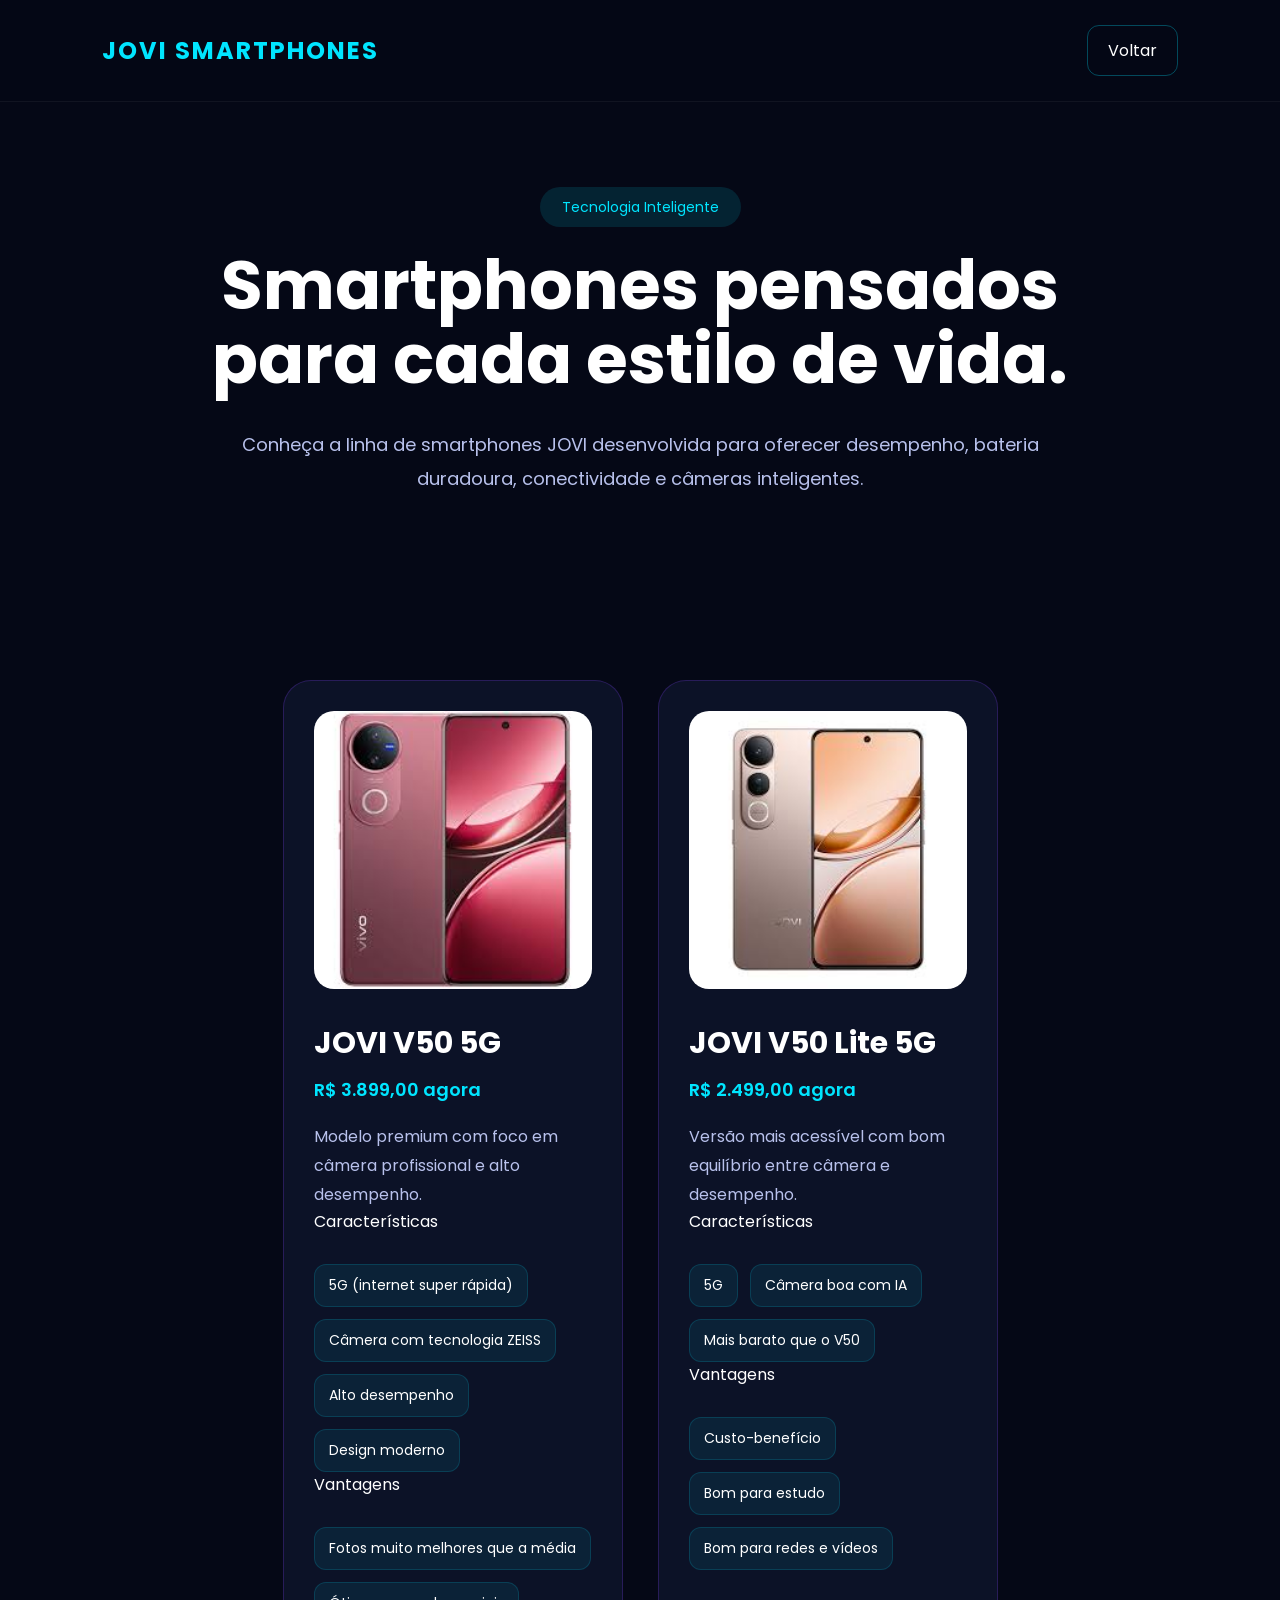
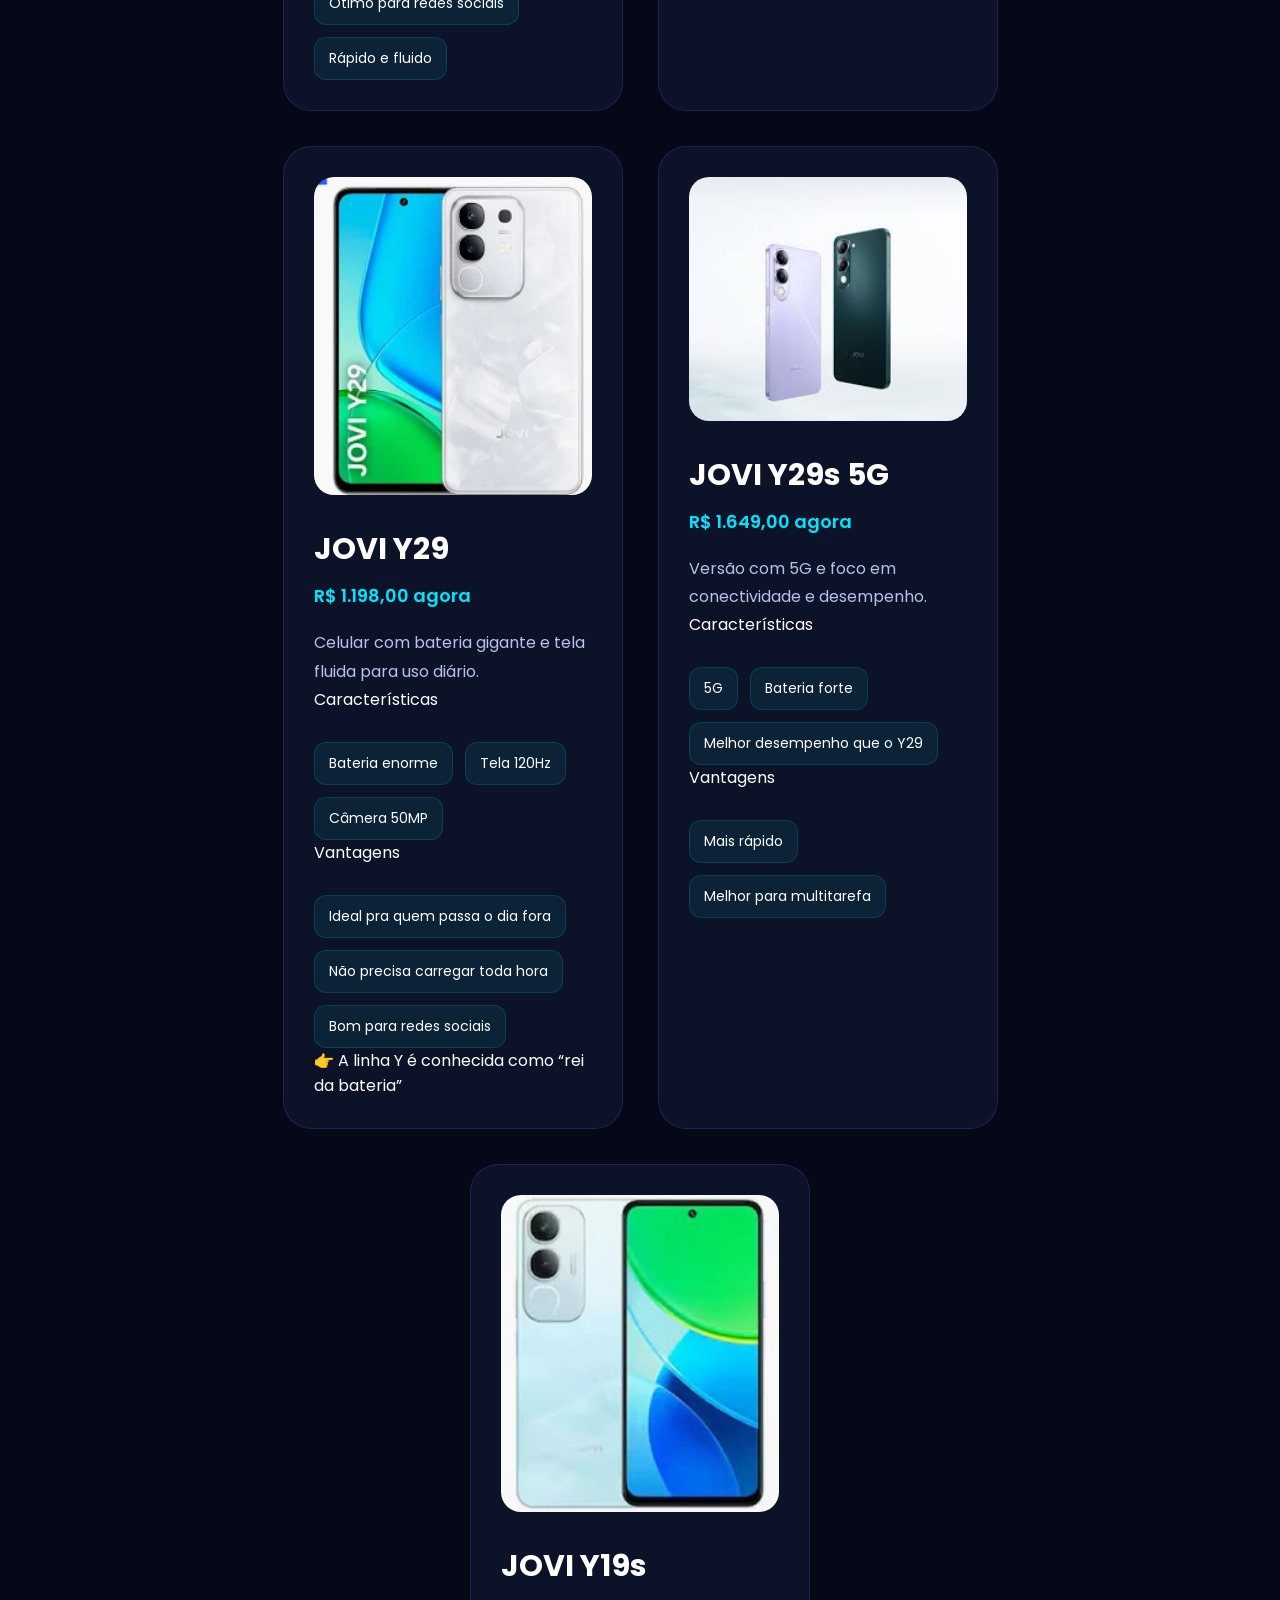
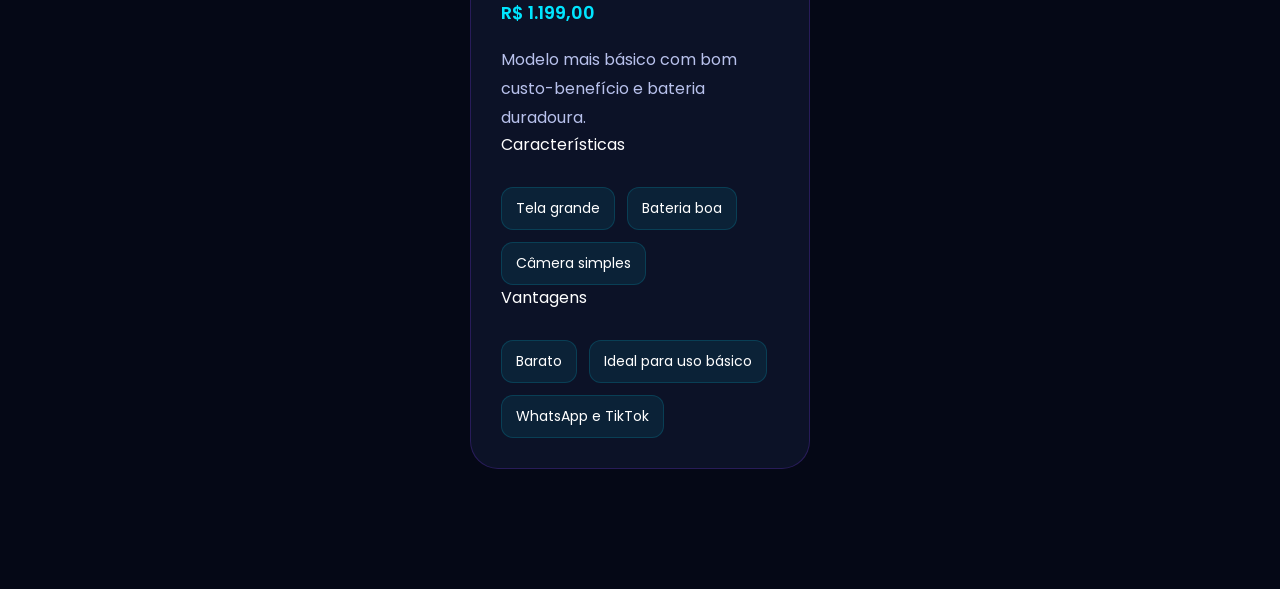
<file: saiba-mais.html>
<!DOCTYPE html>
<html lang="pt-BR">

<head>

    <meta charset="UTF-8">

    <meta name="viewport" content="width=device-width, initial-scale=1.0">

    <title>JOVI Smartphones</title>

    <link rel="stylesheet" href="saiba-mais.css">

    <link rel="preconnect" href="https://fonts.googleapis.com">

    <link href="https://fonts.googleapis.com/css2?family=Poppins:wght@300;400;500;600;700&display=swap" rel="stylesheet">

</head>

<body>

    <!-- HEADER -->

    <header class="header">

        <div class="logo">
            JOVI SMARTPHONES
        </div>

        <a href="index.html" class="back-btn">
            Voltar
        </a>

    </header>

    <!-- HERO -->

    <section class="hero">

        <div class="hero-text">

            <span class="tag">
                Tecnologia Inteligente
            </span>

            <h1>
                Smartphones pensados para cada estilo de vida.
            </h1>

            <p>
                Conheça a linha de smartphones JOVI desenvolvida
                para oferecer desempenho, bateria duradoura,
                conectividade e câmeras inteligentes.
            </p>

        </div>

    </section>

    <!-- SMARTPHONES -->

    <section class="phones-section">

        <!-- V50 5G -->

        <div class="phone-card">

            <!-- CAMINHO DA IMAGEM -->

            <img src="images/imagem3.png" alt="JOVI V50 5G">

            <h2>
                JOVI V50 5G
            </h2>

            <span class="price">
                R$ 3.899,00 agora
            </span>

            <p>
                Modelo premium com foco em câmera profissional
                e alto desempenho.
            </p>

            <div class="info-title">
                Características
            </div>

            <div class="features">

                <div class="feature">
                    5G (internet super rápida)
                </div>

                <div class="feature">
                    Câmera com tecnologia ZEISS
                </div>

                <div class="feature">
                    Alto desempenho
                </div>

                <div class="feature">
                    Design moderno
                </div>

            </div>

            <div class="info-title">
                Vantagens
            </div>

            <div class="features">

                <div class="feature">
                    Fotos muito melhores que a média
                </div>

                <div class="feature">
                    Ótimo para redes sociais
                </div>

                <div class="feature">
                    Rápido e fluido
                </div>

            </div>

        </div>

        <!-- V50 LITE -->

        <div class="phone-card">

            <!-- CAMINHO DA IMAGEM -->

            <img src="images/imagemdoc3.png" alt="JOVI V50 Lite 5G">

            <h2>
                JOVI V50 Lite 5G
            </h2>

            <span class="price">
                R$ 2.499,00 agora
            </span>

            <p>
                Versão mais acessível com bom equilíbrio
                entre câmera e desempenho.
            </p>

            <div class="info-title">
                Características
            </div>

            <div class="features">

                <div class="feature">
                    5G
                </div>

                <div class="feature">
                    Câmera boa com IA
                </div>

                <div class="feature">
                    Mais barato que o V50
                </div>

            </div>

            <div class="info-title">
                Vantagens
            </div>

            <div class="features">

                <div class="feature">
                    Custo-benefício
                </div>

                <div class="feature">
                    Bom para estudo
                </div>

                <div class="feature">
                    Bom para redes e vídeos
                </div>

            </div>

        </div>

        <!-- Y29 -->

        <div class="phone-card">

            <!-- CAMINHO DA IMAGEM -->

            <img src="images/imagemdoc2.png" alt="JOVI Y29">

            <h2>
                JOVI Y29
            </h2>

            <span class="price">
                R$ 1.198,00 agora
            </span>

            <p>
                Celular com bateria gigante
                e tela fluida para uso diário.
            </p>

            <div class="info-title">
                Características
            </div>

            <div class="features">

                <div class="feature">
                    Bateria enorme
                </div>

                <div class="feature">
                    Tela 120Hz
                </div>

                <div class="feature">
                    Câmera 50MP
                </div>

            </div>

            <div class="info-title">
                Vantagens
            </div>

            <div class="features">

                <div class="feature">
                    Ideal pra quem passa o dia fora
                </div>

                <div class="feature">
                    Não precisa carregar toda hora
                </div>

                <div class="feature">
                    Bom para redes sociais
                </div>

            </div>

            <div class="battery-line">
                👉 A linha Y é conhecida como “rei da bateria”
            </div>

        </div>

        <!-- Y29S -->

        <div class="phone-card">

            <!-- CAMINHO DA IMAGEM -->

            <img src="images/image.png" alt="JOVI Y29s 5G">

            <h2>
                JOVI Y29s 5G
            </h2>

            <span class="price">
                R$ 1.649,00 agora
            </span>

            <p>
                Versão com 5G e foco
                em conectividade e desempenho.
            </p>

            <div class="info-title">
                Características
            </div>

            <div class="features">

                <div class="feature">
                    5G
                </div>

                <div class="feature">
                    Bateria forte
                </div>

                <div class="feature">
                    Melhor desempenho que o Y29
                </div>

            </div>

            <div class="info-title">
                Vantagens
            </div>

            <div class="features">

                <div class="feature">
                    Mais rápido
                </div>

                <div class="feature">
                    Melhor para multitarefa
                </div>

            </div>

        </div>

        <!-- Y19S -->

        <div class="phone-card">

            <!-- CAMINHO DA IMAGEM -->

            <img src="images/imagemdoc1.png" alt="JOVI Y19s">

            <h2>
                JOVI Y19s
            </h2>

            <span class="price">
                R$ 1.199,00
            </span>

            <p>
                Modelo mais básico com bom custo-benefício
                e bateria duradoura.
            </p>

            <div class="info-title">
                Características
            </div>

            <div class="features">

                <div class="feature">
                    Tela grande
                </div>

                <div class="feature">
                    Bateria boa
                </div>

                <div class="feature">
                    Câmera simples
                </div>

            </div>

            <div class="info-title">
                Vantagens
            </div>

            <div class="features">

                <div class="feature">
                    Barato
                </div>

                <div class="feature">
                    Ideal para uso básico
                </div>

                <div class="feature">
                    WhatsApp e TikTok
                </div>

            </div>

        </div>

    </section>

</body>

</html>
</file>
<file: saiba-mais.css>
*{
    margin: 0;
    padding: 0;
    box-sizing: border-box;
}

body{
    background: #050816;
    font-family: 'Poppins', sans-serif;
    color: white;
}

/* HEADER */

.header{
    width: 100%;

    padding: 25px 8%;

    display: flex;
    justify-content: space-between;
    align-items: center;

    position: fixed;

    top: 0;

    background: rgba(5,8,22,0.85);

    backdrop-filter: blur(12px);

    border-bottom: 1px solid rgba(255,255,255,0.05);

    z-index: 1000;
}

.logo{
    color: #00E5FF;

    font-size: 24px;

    font-weight: 700;

    letter-spacing: 2px;
}

.back-btn{
    text-decoration: none;

    color: white;

    border: 1px solid rgba(0,229,255,0.3);

    padding: 12px 20px;

    border-radius: 12px;

    transition: 0.3s;
}

.back-btn:hover{
    background: rgba(0,229,255,0.1);
}

/* HERO */

.hero{
    min-height: 70vh;

    display: flex;
    justify-content: center;
    align-items: center;

    text-align: center;

    padding: 140px 8% 80px;
}

.hero-text{
    max-width: 900px;
}

.tag{
    background: rgba(0,229,255,0.12);

    color: #00E5FF;

    padding: 10px 22px;

    border-radius: 40px;

    font-size: 14px;
}

.hero-text h1{
    font-size: 68px;

    line-height: 1.1;

    margin-top: 30px;
}

.hero-text p{
    margin-top: 30px;

    color: #B8C1EC;

    line-height: 1.9;

    font-size: 18px;
}

/* PHONES */

.phones-section{
    padding: 50px 8% 120px;

    display: flex;
    justify-content: center;

    gap: 35px;

    flex-wrap: wrap;
}

.phone-card{
    width: 340px;

    background: rgba(13,19,41,0.95);

    border: 1px solid rgba(124,58,237,0.25);

    border-radius: 28px;

    padding: 30px;

    transition: 0.4s;
}

.phone-card:hover{
    transform: translateY(-10px);

    box-shadow:
    0 0 30px rgba(0,229,255,0.15),
    0 0 60px rgba(124,58,237,0.15);
}

.phone-card img{
    width: 100%;

    border-radius: 20px;

    margin-bottom: 25px;
}

.phone-card h2{
    font-size: 30px;

    margin-bottom: 10px;
}

.price{
    color: #00E5FF;

    font-size: 18px;

    font-weight: 600;
}

.phone-card p{
    margin-top: 20px;

    color: #B8C1EC;

    line-height: 1.8;
}

.features{
    margin-top: 30px;

    display: flex;
    flex-wrap: wrap;

    gap: 12px;
}

.feature{
    background: rgba(0,229,255,0.08);

    border: 1px solid rgba(0,229,255,0.15);

    padding: 10px 14px;

    border-radius: 12px;

    font-size: 14px;
}

/* RESPONSIVO */

@media(max-width: 768px){

    .hero-text h1{
        font-size: 42px;
    }

}
</file>
